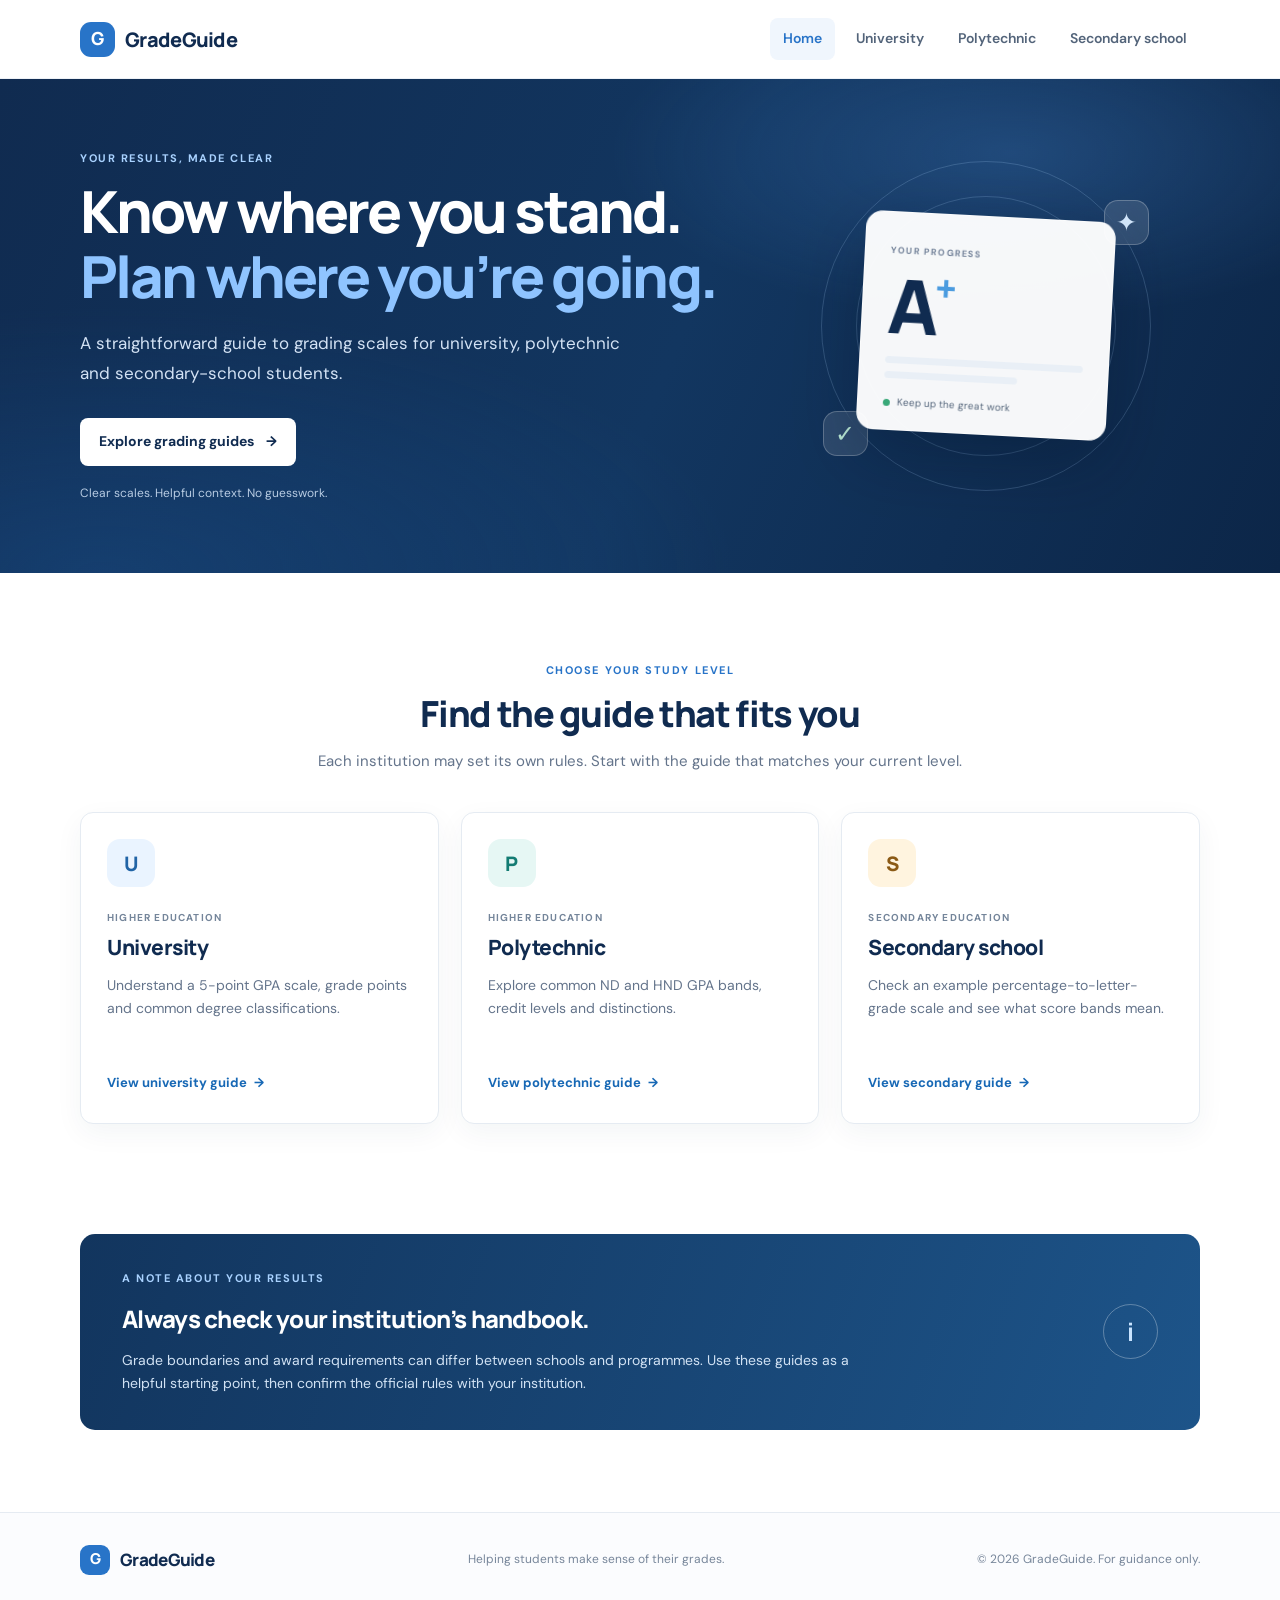
<file: index.html>
<!doctype html>
<html lang="en">
  <head>
    <meta charset="utf-8">
    <meta name="viewport" content="width=device-width, initial-scale=1">
    <meta name="description" content="A clear, student-friendly guide to university, polytechnic and secondary-school grading systems.">
    <title>GradeGuide | Understand your results</title>
    <link rel="stylesheet" href="style.css">
  </head>
  <body>
    <header class="site-header">
      <nav class="navigation container" aria-label="Main navigation">
        <a class="brand" href="index.html" aria-label="GradeGuide home"><span class="brand-mark">G</span>GradeGuide</a>
        <div class="nav-links">
          <a class="active" aria-current="page" href="index.html">Home</a>
          <a href="university.html">University</a>
          <a href="polytechnic.html">Polytechnic</a>
          <a href="secondary.html">Secondary school</a>
        </div>
      </nav>
    </header>

    <main>
      <section class="hero">
        <div class="container hero-content">
          <div class="hero-copy">
            <p class="eyebrow eyebrow-light">YOUR RESULTS, MADE CLEAR</p>
            <h1>Know where you stand.<br><span>Plan where you’re going.</span></h1>
            <p class="hero-description">A straightforward guide to grading scales for university, polytechnic and secondary-school students.</p>
            <a class="button button-light" href="#study-levels">Explore grading guides <span aria-hidden="true">→</span></a>
            <p class="hero-note">Clear scales. Helpful context. No guesswork.</p>
          </div>
          <div class="hero-art" aria-hidden="true">
            <div class="art-orbit orbit-one"></div>
            <div class="art-orbit orbit-two"></div>
            <div class="result-card">
              <span class="result-label">YOUR PROGRESS</span>
              <div class="result-score">A<span>+</span></div>
              <div class="result-line"></div>
              <div class="result-line short"></div>
              <div class="result-footer"><span class="result-dot"></span> Keep up the great work</div>
            </div>
            <div class="floating-mark mark-star">✦</div>
            <div class="floating-mark mark-check">✓</div>
          </div>
        </div>
      </section>

      <!-- <section class="trust-strip" aria-label="What you will find">
        <div class="container trust-items">
          <p><span class="trust-icon">✓</span> Easy-to-read grade scales</p>
          <p><span class="trust-icon">✓</span> GPA and classification guides</p>
          <p><span class="trust-icon">✓</span> Built for every screen</p>
        </div>
      </section> -->

      <section class="section container" id="study-levels">
        <div class="section-heading">
          <p class="eyebrow">CHOOSE YOUR STUDY LEVEL</p>
          <h2>Find the guide that fits you</h2>
          <p>Each institution may set its own rules. Start with the guide that matches your current level.</p>
        </div>
        <div class="category-grid">
          <article class="category-card">
            <div class="category-icon icon-university" aria-hidden="true">U</div>
            <p class="card-kicker">HIGHER EDUCATION</p>
            <h3>University</h3>
            <p>Understand a 5-point GPA scale, grade points and common degree classifications.</p>
            <a class="text-link" href="university.html">View university guide <span aria-hidden="true">→</span></a>
          </article>
          <article class="category-card">
            <div class="category-icon icon-polytechnic" aria-hidden="true">P</div>
            <p class="card-kicker">HIGHER EDUCATION</p>
            <h3>Polytechnic</h3>
            <p>Explore common ND and HND GPA bands, credit levels and distinctions.</p>
            <a class="text-link" href="polytechnic.html">View polytechnic guide <span aria-hidden="true">→</span></a>
          </article>
          <article class="category-card">
            <div class="category-icon icon-secondary" aria-hidden="true">S</div>
            <p class="card-kicker">SECONDARY EDUCATION</p>
            <h3>Secondary school</h3>
            <p>Check an example percentage-to-letter-grade scale and see what score bands mean.</p>
            <a class="text-link" href="secondary.html">View secondary guide <span aria-hidden="true">→</span></a>
          </article>
        </div>
      </section>

      <section class="callout-section">
        <div class="container callout">
          <div>
            <p class="eyebrow eyebrow-light">A NOTE ABOUT YOUR RESULTS</p>
            <h2>Always check your institution’s handbook.</h2>
            <p>Grade boundaries and award requirements can differ between schools and programmes. Use these guides as a helpful starting point, then confirm the official rules with your institution.</p>
          </div>
          <div class="callout-symbol" aria-hidden="true">i</div>
        </div>
      </section>
    </main>

    <footer class="site-footer">
      <div class="container footer-content">
        <a class="brand footer-brand" href="index.html"><span class="brand-mark">G</span>GradeGuide</a>
        <p>Helping students make sense of their grades.</p>
        <p class="copyright">© 2026 GradeGuide. For guidance only.</p>
      </div>
    </footer>
  </body>
</html>
</file>
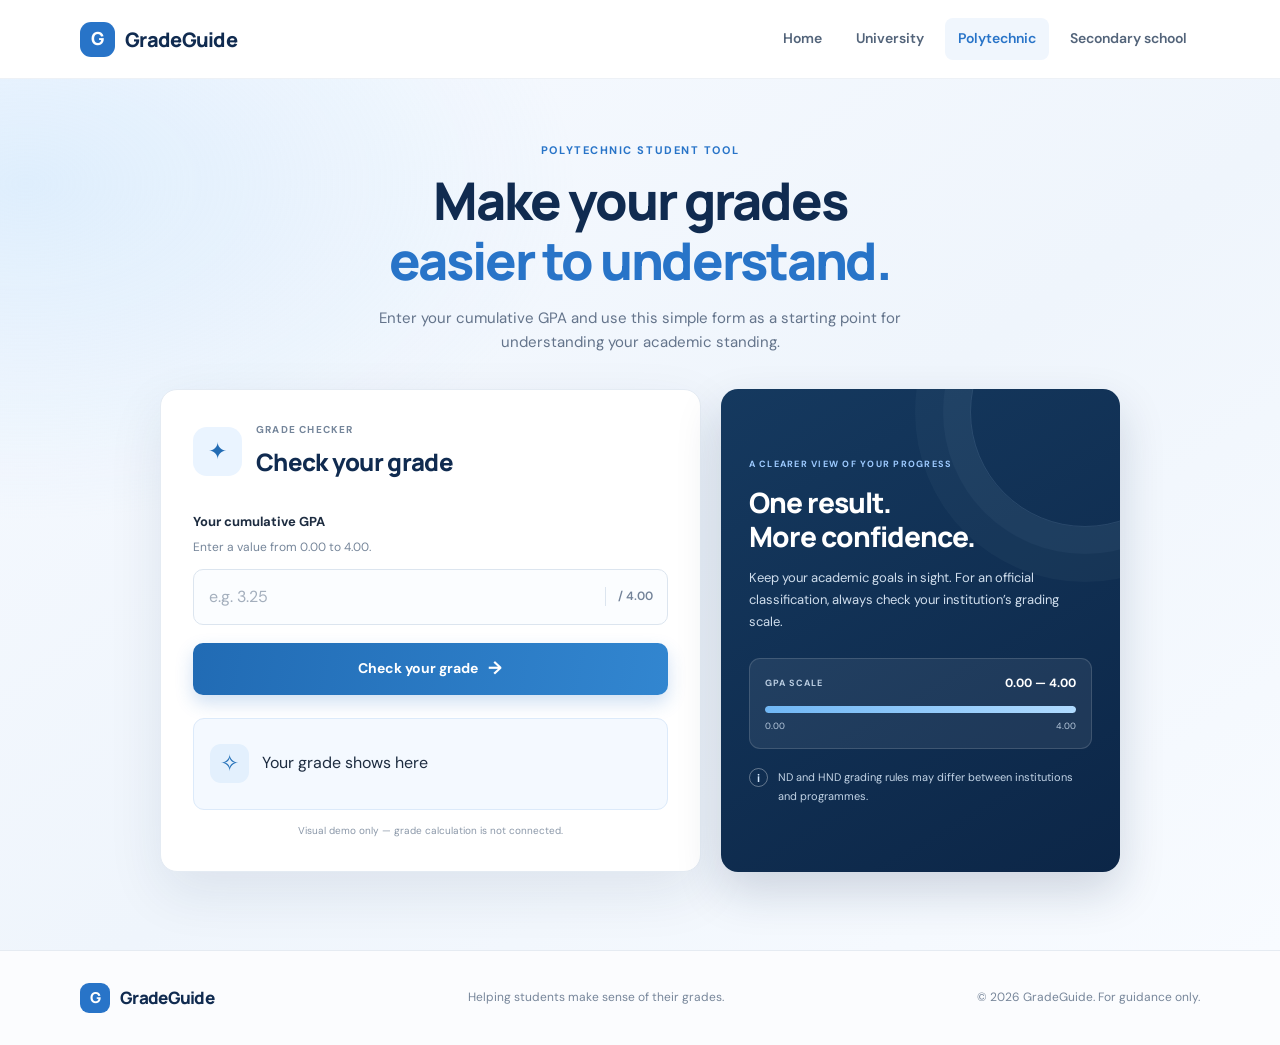
<file: polytechnic.html>
<!doctype html>
<html lang="en">
  <head>
    <meta charset="utf-8">
    <meta name="viewport" content="width=device-width, initial-scale=1">
    <meta name="description" content="A clean, student-friendly polytechnic grade checker form.">
    <title>Polytechnic grade checker | GradeGuide</title>
    <link rel="stylesheet" href="style.css">
  </head>
  <body>
    <header class="site-header">
      <nav class="navigation container" aria-label="Main navigation">
        <a class="brand" href="index.html" aria-label="GradeGuide home"><span class="brand-mark">G</span>GradeGuide</a>
        <div class="nav-links">
          <a href="index.html">Home</a>
          <a href="university.html">University</a>
          <a class="active" aria-current="page" href="polytechnic.html">Polytechnic</a>
          <a href="secondary.html">Secondary school</a>
        </div>
      </nav>
    </header>

    <main class="polytechnic-form-page">
      <section class="polytechnic-form-section container">
        <div class="polytechnic-intro">
          <p class="eyebrow">POLYTECHNIC STUDENT TOOL</p>
          <h1>Make your grades<br><span>easier to understand.</span></h1>
          <p>Enter your cumulative GPA and use this simple form as a starting point for understanding your academic standing.</p>
        </div>

        <div class="polytechnic-form-layout">
          <section class="polytechnic-form-card" aria-labelledby="checker-heading">
            <div class="checker-card-heading">
              <span class="checker-icon" aria-hidden="true">✦</span>
              <div>
                <p class="card-kicker">GRADE CHECKER</p>
                <h2 id="checker-heading">Check your grade</h2>
              </div>
            </div>

            <form class="grade-check-form">
              <label for="student-score">Your cumulative GPA</label>
              <p class="field-help" id="score-help">Enter a value from 0.00 to 4.00.</p>
              <div class="score-input-wrap">
                <input
                  id="student-score"
                  name="score"
                  type="number"
                  min="0"
                  max="4"
                  step="0.01"
                  inputmode="decimal"
                  placeholder="e.g. 3.25"
                  aria-describedby="score-help"
                >
                <span class="score-scale" aria-hidden="true">/ 4.00</span>
              </div>
              <button class="grade-check-button" type="button" onclick="show()">Check your grade <span aria-hidden="true">→</span></button>
            </form>

            <section class="grade-output" aria-labelledby="output-label">
              <span class="output-icon" aria-hidden="true">✧</span>
              <div id="display">
                Your grade shows here
              </div>
            </section>
            <p class="form-disclaimer">Visual demo only — grade calculation is not connected.</p>
          </section>

          <aside class="checker-aside">
            <div class="aside-orb" aria-hidden="true"></div>
            <p class="aside-kicker">A CLEARER VIEW OF YOUR PROGRESS</p>
            <h2>One result.<br>More confidence.</h2>
            <p>Keep your academic goals in sight. For an official classification, always check your institution’s grading scale.</p>
            <div class="scale-preview" aria-label="GPA scale from zero to four">
              <div class="scale-preview-heading"><span>GPA SCALE</span><strong>0.00 — 4.00</strong></div>
              <div class="scale-track" aria-hidden="true"><span></span></div>
              <div class="scale-labels" aria-hidden="true"><span>0.00</span><span>4.00</span></div>
            </div>
            <div class="aside-note"><span aria-hidden="true">i</span><p>ND and HND grading rules may differ between institutions and programmes.</p></div>
          </aside>
        </div>
      </section>
    </main>

    <footer class="site-footer">
      <div class="container footer-content">
        <a class="brand footer-brand" href="index.html"><span class="brand-mark">G</span>GradeGuide</a>
        <p>Helping students make sense of their grades.</p>
        <p class="copyright">© 2026 GradeGuide. For guidance only.</p>
      </div>
    </footer>


    <script>
         function show(){
            let welt = document.getElementById('student-score').value
            let displayArea = document.getElementById('display')

        if(welt==''){
            alert('input cannot be empty')
            return
        }
        // let overallScore = 5.0
        // let score = welt
        // console.log(score);
        
        if(welt.length>4 || welt>5.0){
            alert('invalid input')
              return
        }
         if(welt<0){
          alert('invalid input')
          return
        }
        if(welt<=2.00){
            displayArea.innerHTML = `<p>Fail</p>`
        }
      else if(welt<=2.49){
             displayArea.innerHTML = `<p>Third class</p>`
        }
        else if(welt<=2.99){
            displayArea.innerHTML = `<p>Second Classs lower</p>`
        }
        else if(welt<=3.49){
            displayArea.innerHTML = `<p>Second class upper</p>`
        }
          else if(welt<=4.00){
            displayArea.innerHTML = `<p>First class</p>`
        }
         }
    </script>
  </body>
</html>
</file>
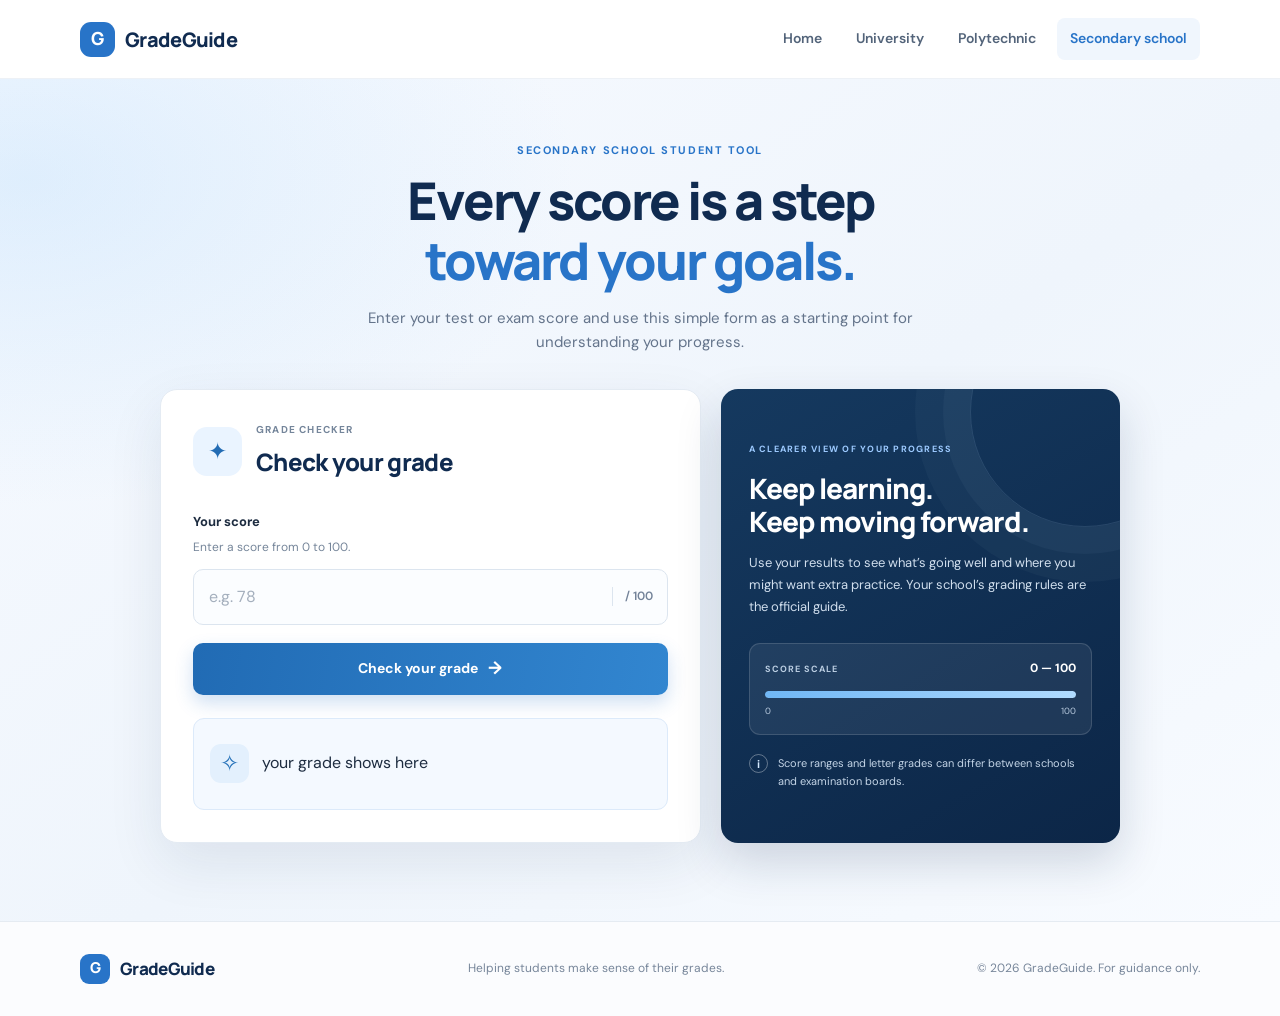
<file: secondary.html>
<!doctype html>
<html lang="en">
  <head>
    <meta charset="utf-8">
    <meta name="viewport" content="width=device-width, initial-scale=1">
    <meta name="description" content="A clean, student-friendly secondary-school grade checker form.">
    <title>Secondary school grade checker | GradeGuide</title>
    <link rel="stylesheet" href="style.css">
    <link rel="icon" type="image/png" href="Modern Grading System Logo.png">
  </head>
  <body>
    <header class="site-header">
      <nav class="navigation container" aria-label="Main navigation">
        <a class="brand" href="index.html" aria-label="GradeGuide home"><span class="brand-mark">G</span>GradeGuide</a>
        <div class="nav-links">
          <a href="index.html">Home</a>
          <a href="university.html">University</a>
          <a href="polytechnic.html">Polytechnic</a>
          <a class="active" aria-current="page" href="secondary.html">Secondary school</a>
        </div>
      </nav>
    </header>

    <main class="polytechnic-form-page">
      <section class="polytechnic-form-section container">
        <div class="polytechnic-intro">
          <p class="eyebrow">SECONDARY SCHOOL STUDENT TOOL</p>
          <h1>Every score is a step<br><span>toward your goals.</span></h1>
          <p>Enter your test or exam score and use this simple form as a starting point for understanding your progress.</p>
        </div>

        <div class="polytechnic-form-layout">
          <section class="polytechnic-form-card" aria-labelledby="checker-heading">
            <div class="checker-card-heading">
              <span class="checker-icon" aria-hidden="true">✦</span>
              <div>
                <p class="card-kicker">GRADE CHECKER</p>
                <h2 id="checker-heading">Check your grade</h2>
              </div>
            </div>

            <form class="grade-check-form">
              <label for="student-score">Your score</label>
              <p class="field-help" id="score-help">Enter a score from 0 to 100.</p>
              <div class="score-input-wrap">
                <input
                  id="student-score"
                  name="score"
                  type="number"
                  min="0"
                  max="100"
                  step="1"
                  inputmode="numeric"
                  placeholder="e.g. 78"
                  aria-describedby="score-help"
                >
                <span class="score-scale" aria-hidden="true">/ 100</span>
              </div>
              <button class="grade-check-button" type="button" onclick="show()">Check your grade <span aria-hidden="true">→</span></button>
            </form>

            <section class="grade-output" aria-labelledby="output-label">
              <span class="output-icon" aria-hidden="true">✧</span>
                   <div id="display">
                your grade shows here
              </div>
            </section>
            <!-- <p class="form-disclaimer">Visual demo only — grade calculation is not connected.</p> -->
          </section>

          <aside class="checker-aside">
            <div class="aside-orb" aria-hidden="true"></div>
            <p class="aside-kicker">A CLEARER VIEW OF YOUR PROGRESS</p>
            <h2>Keep learning.<br>Keep moving forward.</h2>
            <p>Use your results to see what’s going well and where you might want extra practice. Your school’s grading rules are the official guide.</p>
            <div class="scale-preview" aria-label="Score scale from zero to one hundred">
              <div class="scale-preview-heading"><span>SCORE SCALE</span><strong>0 — 100</strong></div>
              <div class="scale-track" aria-hidden="true"><span></span></div>
              <div class="scale-labels" aria-hidden="true"><span>0</span><span>100</span></div>
            </div>
            <div class="aside-note"><span aria-hidden="true">i</span><p>Score ranges and letter grades can differ between schools and examination boards.</p></div>
          </aside>
        </div>
      </section>
    </main>

    <footer class="site-footer">
      <div class="container footer-content">
        <a class="brand footer-brand" href="index.html"><span class="brand-mark">G</span>GradeGuide</a>
        <p>Helping students make sense of their grades.</p>
        <p class="copyright">© 2026 GradeGuide. For guidance only.</p>
      </div>
    </footer>



    <script>
         function show(){
            let welt = document.getElementById('student-score').value
            let displayArea = document.getElementById('display')

        if(welt==''){
            alert('input cannot be empty')
            return
        }
        
        if(welt.length>4 || welt>100){
            alert('invalid input')
              return
        }
         if(welt<0){
          alert('invalid input')
          return
        }
        if(welt <= 39){
            displayArea.innerHTML = `<p>Fail</p>`
        }
      else if(welt<=49){
             displayArea.innerHTML = `<p>Pass</p>`
        }
        else if(welt<=64){
            displayArea.innerHTML = `<p>Credit</p>`
        }
        else if(welt<=69){
            displayArea.innerHTML = `<p>Good</p>`
        }
            else if(welt<=74){
            displayArea.innerHTML = `<p>Very Good</p>`
        }
            else if(welt<=100){
            displayArea.innerHTML = `<p>Excellent</p>`
        }
         }
    </script>
  </body>
</html>
</file>
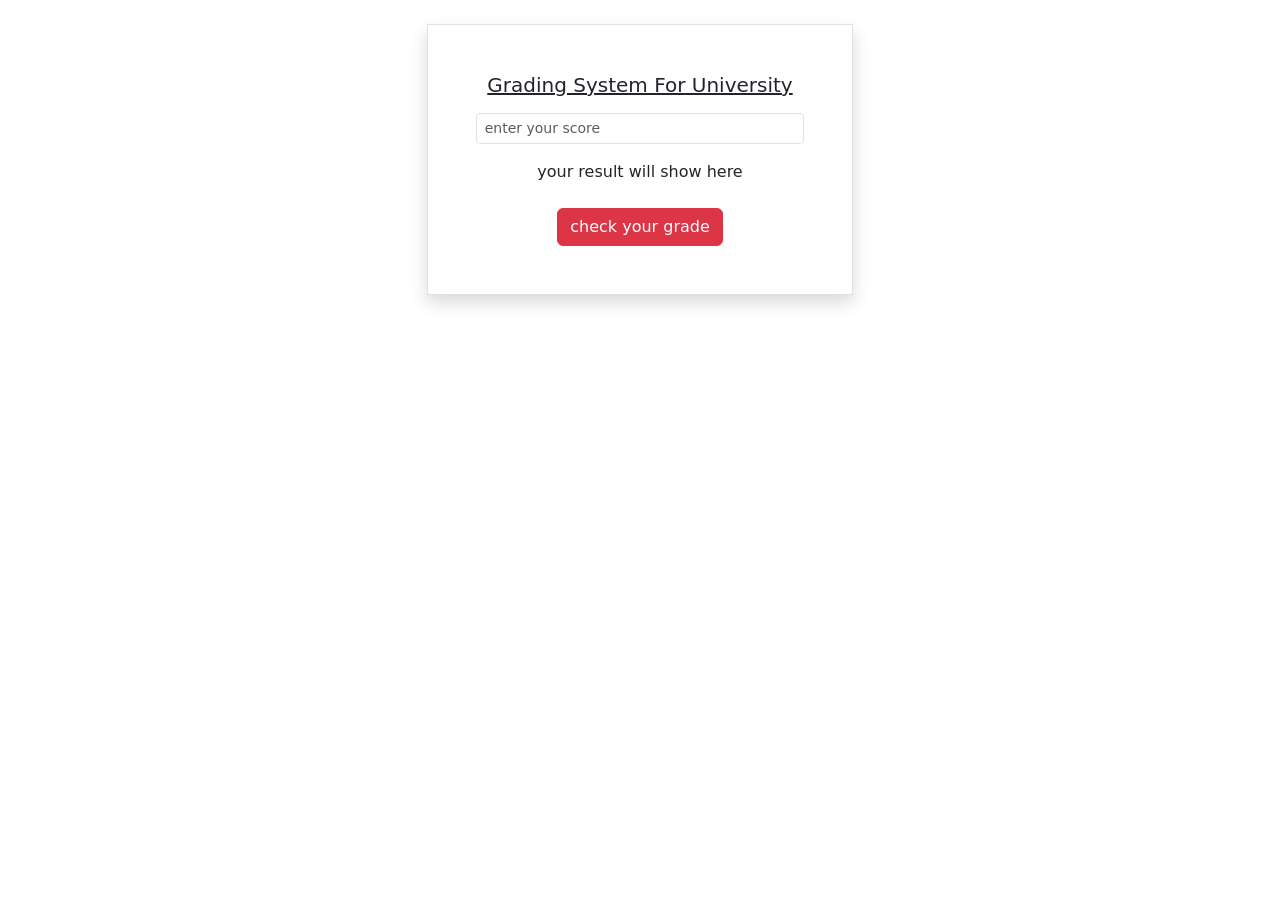
<file: uni.html>
<!doctype html>
<html lang="en">
  <head>
    <meta charset="utf-8">
    <meta name="viewport" content="width=device-width, initial-scale=1">
    <title>grading system for university</title>
    <link href="https://cdn.jsdelivr.net/npm/bootstrap@5.3.9/dist/css/bootstrap.min.css" rel="stylesheet" integrity="sha384-yEPZ7jP9S0QKiUQ0m3jjsO4ProIW7wvR9gXkI7JOGa2XVsw53Yke2bsdkBbjmmiX" crossorigin="anonymous">
  </head>
  <body>

    <div class="col-4 mt-4 col-lg-4 col-md-6 col-sm-6 mx-auto p-4 p-lg-5 border shadow">
      <h3 class="text-decoration-underline text-center mb-3 fs-5">Grading System For University</h3>
      <input class="form-control form-control-sm shadow-none" type="number"  id="input" placeholder="enter your score">
      <div class="text-center mt-3 fs-6" id="display"> your result will show here</div>
      <button class="btn mt-4 btn-danger d-block mx-auto" onclick="show()">check your grade</button>
    </div>
    
    
  </body>
</html>
</file>
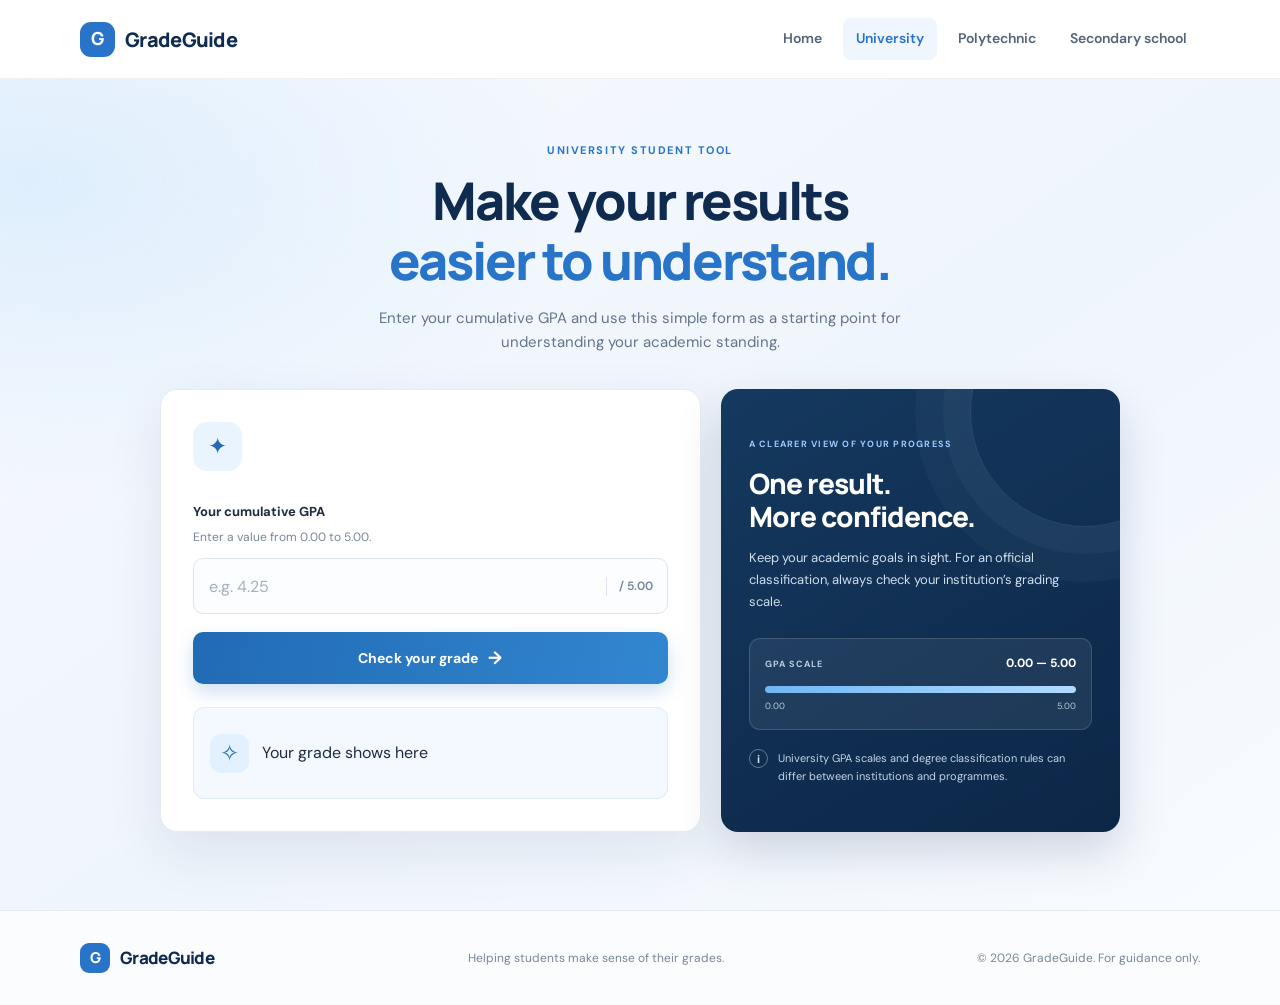
<file: university.html>
<!doctype html>
<html lang="en">
  <head>
    <meta charset="utf-8">
    <meta name="viewport" content="width=device-width, initial-scale=1">
    <meta name="description" content="A clean, student-friendly university grade checker form.">
    <title>University grade checker | GradeGuide</title>
    <link rel="stylesheet" href="style.css">
  </head>
  <body>
    <header class="site-header">
      <nav class="navigation container" aria-label="Main navigation">
        <a class="brand" href="index.html" aria-label="GradeGuide home"><span class="brand-mark">G</span>GradeGuide</a>
        <div class="nav-links">
          <a href="index.html">Home</a>
          <a class="active" aria-current="page" href="university.html">University</a>
          <a href="polytechnic.html">Polytechnic</a>
          <a href="secondary.html">Secondary school</a>
        </div>
      </nav>
    </header>

    <main class="polytechnic-form-page">
      <section class="polytechnic-form-section container">
        <div class="polytechnic-intro">
          <p class="eyebrow">UNIVERSITY STUDENT TOOL</p>
          <h1>Make your results<br><span>easier to understand.</span></h1>
          <p>Enter your cumulative GPA and use this simple form as a starting point for understanding your academic standing.</p>
        </div>

        <div class="polytechnic-form-layout">
          <section class="polytechnic-form-card" aria-labelledby="checker-heading">
            <div class="checker-card-heading">
              <span class="checker-icon" aria-hidden="true">✦</span>
              <div>
                <!-- <p class="card-kicker">GRADE CHECKER</p>
                <h2 id="checker-heading">Check your grade</h2> -->
              </div>
            </div>

            <form class="grade-check-form">
              <label for="student-score">Your cumulative GPA</label>
              <p class="field-help" id="score-help">Enter a value from 0.00 to 5.00.</p>
              <div class="score-input-wrap">
                <input
                  id="student-score"
                  name="score"
                  type="number"
                  min="0"
                  max="5"
                  step="0.01"
                  inputmode="decimal"
                  placeholder="e.g. 4.25"
                  aria-describedby="score-help"
                >
                <span class="score-scale" aria-hidden="true">/ 5.00</span>
              </div>
              <button class="grade-check-button" type="button" onclick="show()">Check your grade <span aria-hidden="true">→</span></button>
            </form>

            <section class="grade-output" aria-labelledby="output-label">
              <span class="output-icon" aria-hidden="true">✧</span>
              <div id="output-label">
                Your grade shows here
              </div>
            </section>
          </section>

          <aside class="checker-aside">
            <div class="aside-orb" aria-hidden="true"></div>
            <p class="aside-kicker">A CLEARER VIEW OF YOUR PROGRESS</p>
            <h2>One result.<br>More confidence.</h2>
            <p>Keep your academic goals in sight. For an official classification, always check your institution’s grading scale.</p>
            <div class="scale-preview" aria-label="GPA scale from zero to five">
              <div class="scale-preview-heading"><span>GPA SCALE</span><strong>0.00 — 5.00</strong></div>
              <div class="scale-track" aria-hidden="true"><span></span></div>
              <div class="scale-labels" aria-hidden="true"><span>0.00</span><span>5.00</span></div>
            </div>
            <div class="aside-note"><span aria-hidden="true">i</span><p>University GPA scales and degree classification rules can differ between institutions and programmes.</p></div>
          </aside> 
        </div>
      </section>
    </main>
    <footer class="site-footer">
      <div class="container footer-content">
        <a class="brand footer-brand" href="index.html"><span class="brand-mark">G</span>GradeGuide</a>
        <p>Helping students make sense of their grades.</p>
        <p class="copyright">© 2026 GradeGuide. For guidance only.</p>
      </div>
    </footer>
  </body>

  <script>
         function show(){
            let welt = document.getElementById('student-score').value
            let displayArea = document.getElementById('output-label')

        if(welt==''){
            alert('input cannot be empty')
            return
        }
        // let overallScore = 5.0
        // let score = welt
        // console.log(score);
        
        if(welt.length>4 || welt>5.0){
            alert('invalid input')
              return
        }

        if(welt<0){
          alert('invalid input')
          return
        }
        if(welt<=2.5){
            displayArea.innerHTML = `<p>Third Class</p>`
        }
      else if(welt<=3.5){
             displayArea.innerHTML = `<p>Second Classs Lower</p>`
        }
        else if(welt<=4.49){
            displayArea.innerHTML = `<p>Second Classs Upper</p>`
        }
        else if(welt<=5.0){
            displayArea.innerHTML = `<p>First class</p>`
        }
         }
    </script>
</html>
</file>
<file: style.css>
@import url('https://fonts.googleapis.com/css2?family=DM+Sans:wght@400;500;600;700&family=Manrope:wght@400;500;600;700;800&display=swap');

:root {
  color-scheme: light;
  --navy: #102b50;
  --navy-deep: #0a1e39;
  --blue: #2874c8;
  --blue-light: #eaf4ff;
  --ink: #1d2c40;
  --muted: #64748b;
  --line: #e5ebf2;
  --surface: #ffffff;
  --soft: #f5f8fc;
  --green: #16794a;
  --font-body: 'DM Sans', 'Segoe UI', sans-serif;
  --font-heading: 'Manrope', 'Segoe UI', sans-serif;
}

* {
  box-sizing: border-box;
}

html {
  scroll-behavior: smooth;
}

body {
  margin: 0;
  color: var(--ink);
  background: var(--surface);
  font-family: var(--font-body);
  font-size: 16px;
  line-height: 1.65;
  -webkit-font-smoothing: antialiased;
}

a {
  color: inherit;
}

a:focus-visible {
  outline: 3px solid #71b7ff;
  outline-offset: 4px;
  border-radius: 4px;
}

.container {
  width: min(1120px, calc(100% - 48px));
  margin-inline: auto;
}

.site-header {
  position: relative;
  z-index: 1;
  background: #fff;
  border-bottom: 1px solid #edf1f6;
}

.navigation {
  display: flex;
  min-height: 78px;
  align-items: center;
  justify-content: space-between;
  gap: 32px;
}

.brand {
  display: inline-flex;
  align-items: center;
  gap: 10px;
  color: var(--navy);
  font-family: var(--font-heading);
  font-size: 20px;
  font-weight: 800;
  letter-spacing: -0.7px;
  text-decoration: none;
  white-space: nowrap;
}

.brand-mark {
  display: grid;
  width: 35px;
  height: 35px;
  place-items: center;
  border-radius: 11px;
  color: white;
  background: var(--blue);
  font-size: 18px;
}

.nav-links {
  display: flex;
  align-items: center;
  gap: 8px;
}

.nav-links a {
  padding: 9px 13px;
  border-radius: 8px;
  color: #53647a;
  font-size: 14px;
  font-weight: 600;
  text-decoration: none;
  transition: color 180ms ease, background-color 180ms ease;
}

.nav-links a:hover,
.nav-links a.active {
  color: var(--blue);
  background: #f0f6fd;
}

.hero,
.page-hero {
  overflow: hidden;
  color: white;
  background:
    radial-gradient(ellipse at 79% 15%, rgb(76 142 218 / 27%), transparent 28%),
    radial-gradient(ellipse at 8% 100%, rgb(30 94 163 / 32%), transparent 38%),
    linear-gradient(112deg, #102b50 0%, #123660 53%, #0c2648 100%);
}

.hero-content {
  display: grid;
  min-height: 490px;
  grid-template-columns: 1.2fr 0.8fr;
  align-items: center;
  gap: 48px;
  padding-block: 70px;
}

.hero-copy {
  max-width: 650px;
}

.eyebrow {
  margin: 0 0 12px;
  color: var(--blue);
  font-size: 11px;
  font-weight: 700;
  letter-spacing: 1.55px;
}

.eyebrow-light {
  color: #a9d2ff;
}

h1,
h2,
h3,
p {
  margin-top: 0;
}

h1,
h2,
h3 {
  font-family: var(--font-heading);
}

.hero h1,
.page-hero h1 {
  margin-bottom: 20px;
  font-size: clamp(38px, 5vw, 58px);
  font-weight: 800;
  letter-spacing: -2.7px;
  line-height: 1.12;
}

.hero h1 span,
.page-hero h1 span {
  color: #8fc4ff;
}

.hero-description {
  max-width: 560px;
  margin-bottom: 29px;
  color: #d3e2f4;
  font-size: 17px;
  line-height: 1.75;
}

.button {
  display: inline-flex;
  min-height: 48px;
  align-items: center;
  justify-content: center;
  gap: 12px;
  padding: 12px 19px;
  border-radius: 8px;
  font-size: 14px;
  font-weight: 700;
  text-decoration: none;
  transition: transform 180ms ease, background-color 180ms ease;
}

.button:hover {
  transform: translateY(-2px);
}

.button-light {
  color: var(--navy);
  background: white;
}

.button-light:hover {
  background: #eaf4ff;
}

.hero-note {
  margin: 18px 0 0;
  color: #b7cbe2;
  font-size: 12px;
}

.hero-art {
  position: relative;
  display: grid;
  min-height: 320px;
  place-items: center;
}

.art-orbit {
  position: absolute;
  border: 1px solid rgb(177 215 255 / 20%);
  border-radius: 50%;
}

.orbit-one {
  width: 330px;
  height: 330px;
}

.orbit-two {
  width: 260px;
  height: 260px;
}

.result-card {
  position: relative;
  z-index: 1;
  width: 250px;
  padding: 23px 25px 19px;
  border: 1px solid rgb(255 255 255 / 35%);
  border-radius: 17px;
  background: rgb(255 255 255 / 96%);
  box-shadow: 0 24px 70px rgb(3 17 38 / 30%);
  color: var(--ink);
  transform: rotate(3deg);
  animation: card-float 5s ease-in-out infinite;
}

.result-label {
  color: #718198;
  font-size: 9px;
  font-weight: 700;
  letter-spacing: 1.2px;
}

.result-score {
  margin: 3px 0 9px;
  color: var(--navy);
  font-family: var(--font-heading);
  font-size: 75px;
  font-weight: 800;
  letter-spacing: -5px;
  line-height: 1.1;
}

.result-score span {
  color: #4a9bdf;
  font-size: 39px;
  vertical-align: top;
}

.result-line {
  width: 100%;
  height: 7px;
  margin: 8px 0;
  border-radius: 8px;
  background: #e9eff6;
}

.result-line.short {
  width: 67%;
  margin-bottom: 16px;
}

.result-footer {
  display: flex;
  align-items: center;
  gap: 7px;
  color: #53647a;
  font-size: 10px;
}

.result-dot {
  width: 7px;
  height: 7px;
  border-radius: 50%;
  background: #39a878;
}

.floating-mark {
  position: absolute;
  display: grid;
  width: 45px;
  height: 45px;
  place-items: center;
  border: 1px solid rgb(255 255 255 / 24%);
  border-radius: 14px;
  background: rgb(255 255 255 / 12%);
  color: #d5eaff;
  backdrop-filter: blur(8px);
}

.mark-star {
  top: 34px;
  right: 12%;
  font-size: 25px;
}

.mark-check {
  bottom: 30px;
  left: 12%;
  color: #bcebd7;
  font-size: 24px;
}

.trust-strip {
  border-bottom: 1px solid var(--line);
  background: #fff;
}

.trust-items {
  display: flex;
  min-height: 74px;
  align-items: center;
  justify-content: space-between;
  gap: 22px;
}

.trust-items p {
  display: flex;
  align-items: center;
  gap: 9px;
  margin: 0;
  color: #52647a;
  font-size: 13px;
  font-weight: 600;
}

.trust-icon {
  display: grid;
  width: 22px;
  height: 22px;
  place-items: center;
  border-radius: 50%;
  color: #188154;
  background: #e6f6ee;
  font-size: 12px;
  font-weight: 700;
}

.section {
  padding-block: 88px;
}

.section-heading {
  max-width: 670px;
  margin: 0 auto 38px;
  text-align: center;
}

.section-heading h2 {
  margin-bottom: 13px;
  color: var(--navy);
  font-size: clamp(27px, 3.2vw, 36px);
  font-weight: 800;
  letter-spacing: -1.35px;
  line-height: 1.25;
}

.section-heading > p:last-child {
  margin-bottom: 0;
  color: var(--muted);
  font-size: 15px;
}

.section-heading-left {
  max-width: 740px;
  margin-right: auto;
  margin-left: 0;
  text-align: left;
}

.category-grid,
.info-grid {
  display: grid;
  grid-template-columns: repeat(3, minmax(0, 1fr));
  gap: 22px;
}

.category-card,
.info-card {
  border: 1px solid var(--line);
  border-radius: 13px;
  background: #fff;
  box-shadow: 0 9px 28px rgb(24 52 85 / 5%);
}

.category-card {
  padding: 26px 26px 27px;
  transition: transform 180ms ease, box-shadow 180ms ease, border-color 180ms ease;
}

.category-card:hover {
  transform: translateY(-5px);
  border-color: #c9def3;
  box-shadow: 0 16px 35px rgb(24 52 85 / 10%);
}

.category-icon {
  display: grid;
  width: 48px;
  height: 48px;
  margin-bottom: 23px;
  place-items: center;
  border-radius: 13px;
  font-family: var(--font-heading);
  font-size: 20px;
  font-weight: 800;
}

.icon-university {
  color: #2164a6;
  background: #eaf4ff;
}

.icon-polytechnic {
  color: #147c73;
  background: #e6f7f4;
}

.icon-secondary {
  color: #8b5a15;
  background: #fff4df;
}

.card-kicker {
  margin-bottom: 7px;
  color: #8190a3;
  font-size: 10px;
  font-weight: 700;
  letter-spacing: 1.1px;
}

.category-card h3 {
  margin-bottom: 10px;
  color: var(--navy);
  font-size: 21px;
  font-weight: 800;
  letter-spacing: -0.5px;
}

.category-card > p:not(.card-kicker) {
  min-height: 76px;
  margin-bottom: 19px;
  color: var(--muted);
  font-size: 14px;
}

.text-link {
  color: #1768b5;
  font-size: 13px;
  font-weight: 700;
  text-decoration: none;
}

.text-link span {
  display: inline-block;
  margin-left: 4px;
  transition: transform 180ms ease;
}

.text-link:hover span {
  transform: translateX(4px);
}

.callout-section {
  padding-block: 22px 82px;
}

.callout {
  display: flex;
  align-items: center;
  justify-content: space-between;
  gap: 38px;
  padding: 35px 42px;
  border-radius: 15px;
  color: white;
  background: linear-gradient(110deg, #12355e, #1d5489);
}

.callout > div:first-child {
  max-width: 760px;
}

.callout h2 {
  margin-bottom: 10px;
  font-size: 24px;
  font-weight: 800;
  letter-spacing: -0.7px;
}

.callout p:last-child {
  margin-bottom: 0;
  color: #d1e2f4;
  font-size: 14px;
}

.callout-symbol {
  display: grid;
  width: 55px;
  height: 55px;
  flex: 0 0 auto;
  place-items: center;
  border: 1px solid rgb(255 255 255 / 30%);
  border-radius: 50%;
  color: #c9e4ff;
  font-family: var(--font-heading);
  font-size: 25px;
  font-weight: 700;
}

.page-hero-content {
  display: flex;
  min-height: 320px;
  align-items: center;
  justify-content: space-between;
  gap: 36px;
  padding-block: 55px;
}

.page-hero-content > div:first-child {
  max-width: 720px;
}

.page-hero h1 {
  margin-bottom: 15px;
  font-size: clamp(36px, 4.7vw, 52px);
}

.page-hero .hero-description {
  max-width: 600px;
  margin-bottom: 0;
  font-size: 16px;
}

.page-hero-badge {
  display: flex;
  width: 150px;
  height: 150px;
  flex: 0 0 auto;
  flex-direction: column;
  align-items: center;
  justify-content: center;
  border: 1px solid rgb(255 255 255 / 25%);
  border-radius: 50%;
  background: rgb(255 255 255 / 8%);
  box-shadow: 0 0 0 15px rgb(255 255 255 / 3%);
}

.page-hero-badge span {
  font-family: var(--font-heading);
  font-size: 43px;
  font-weight: 800;
  line-height: 1.1;
}

.page-hero-badge small {
  margin-top: 7px;
  color: #c6ddf7;
  font-size: 9px;
  font-weight: 700;
  letter-spacing: 1.2px;
}

.info-grid {
  gap: 18px;
}

.info-card {
  position: relative;
  min-height: 190px;
  padding: 26px 24px;
}

.info-number {
  display: inline-block;
  margin-bottom: 17px;
  color: #4386c8;
  font-family: var(--font-heading);
  font-size: 12px;
  font-weight: 800;
  letter-spacing: 1px;
}

.info-card h3 {
  margin-bottom: 8px;
  color: var(--navy);
  font-size: 17px;
  font-weight: 800;
}

.info-card p {
  margin-bottom: 0;
  color: var(--muted);
  font-size: 13px;
}

.section-tinted {
  background: var(--soft);
}

.polytechnic-form-page {
  min-height: calc(100vh - 172px);
  overflow: hidden;
  background:
    radial-gradient(ellipse at 2% 12%, rgb(181 218 250 / 36%), transparent 31%),
    linear-gradient(145deg, #f7faff 0%, #eff5fc 54%, #f8fbff 100%);
}

.polytechnic-form-section {
  padding-block: 62px 78px;
}

.polytechnic-intro {
  max-width: 710px;
  margin: 0 auto 34px;
  text-align: center;
}

.polytechnic-intro h1 {
  margin-bottom: 15px;
  color: var(--navy);
  font-size: clamp(36px, 5vw, 52px);
  font-weight: 800;
  letter-spacing: -2px;
  line-height: 1.15;
}

.polytechnic-intro h1 span {
  color: var(--blue);
}

.polytechnic-intro > p:last-child {
  max-width: 580px;
  margin: 0 auto;
  color: var(--muted);
  font-size: 15px;
}

.polytechnic-form-layout {
  display: grid;
  max-width: 960px;
  grid-template-columns: minmax(0, 1.15fr) minmax(260px, 0.85fr);
  align-items: stretch;
  gap: 20px;
  margin-inline: auto;
}

.polytechnic-form-card {
  padding: 32px;
  border: 1px solid #e4ebf3;
  border-radius: 17px;
  background: #fff;
  box-shadow: 0 20px 55px rgb(20 49 82 / 9%);
}

.checker-card-heading {
  display: flex;
  align-items: center;
  gap: 14px;
  margin-bottom: 30px;
}

.checker-icon {
  display: grid;
  width: 49px;
  height: 49px;
  flex: 0 0 auto;
  place-items: center;
  border-radius: 14px;
  color: #236cb4;
  background: #eaf4ff;
  font-size: 23px;
}

.card-kicker {
  margin: 0 0 3px;
  color: #74859a;
  font-size: 10px;
  font-weight: 700;
  letter-spacing: 1.2px;
}

.checker-card-heading h2 {
  margin: 0;
  color: var(--navy);
  font-size: 24px;
  font-weight: 800;
  letter-spacing: -0.7px;
}

.grade-check-form label {
  display: block;
  margin-bottom: 5px;
  color: var(--ink);
  font-size: 13px;
  font-weight: 700;
}

.field-help {
  margin-bottom: 11px;
  color: #76869a;
  font-size: 12px;
}

.score-input-wrap {
  display: flex;
  min-height: 56px;
  align-items: center;
  border: 1px solid #dce5ef;
  border-radius: 10px;
  background: #fbfdff;
  transition: border-color 180ms ease, box-shadow 180ms ease, background-color 180ms ease;
}

.score-input-wrap:focus-within {
  border-color: #4389cc;
  background: #fff;
  box-shadow: 0 0 0 4px rgb(67 137 204 / 13%);
}

.score-input-wrap input {
  width: 100%;
  min-width: 0;
  height: 54px;
  padding: 0 15px;
  border: 0;
  outline: 0;
  border-radius: 10px;
  color: var(--navy);
  background: transparent;
  font: inherit;
  font-size: 16px;
}

.score-input-wrap input::placeholder {
  color: #a4afbd;
}

.score-scale {
  flex: 0 0 auto;
  margin-right: 14px;
  padding-left: 12px;
  border-left: 1px solid #dce5ef;
  color: #738399;
  font-size: 12px;
  font-weight: 600;
}

.grade-check-button {
  display: flex;
  width: 100%;
  min-height: 52px;
  align-items: center;
  justify-content: center;
  gap: 10px;
  margin-top: 18px;
  border: 0;
  border-radius: 10px;
  color: #fff;
  background: linear-gradient(100deg, #216bb4, #3286d0);
  box-shadow: 0 8px 18px rgb(40 116 200 / 22%);
  cursor: pointer;
  font: inherit;
  font-size: 14px;
  font-weight: 700;
  transition: transform 180ms ease, box-shadow 180ms ease, filter 180ms ease;
}

.grade-check-button:hover {
  transform: translateY(-2px);
  filter: saturate(1.12);
  box-shadow: 0 12px 22px rgb(40 116 200 / 29%);
}

.grade-check-button:focus-visible {
  outline: 3px solid #79baff;
  outline-offset: 3px;
}

.grade-check-button span {
  font-size: 18px;
  transition: transform 180ms ease;
}

.grade-check-button:hover span {
  transform: translateX(3px);
}

.grade-output {
  display: flex;
  min-height: 92px;
  align-items: center;
  gap: 13px;
  margin-top: 23px;
  padding: 16px;
  border: 1px solid #dceafa;
  border-radius: 11px;
  background: #f4f9ff;
}

.output-icon {
  display: grid;
  width: 39px;
  height: 39px;
  flex: 0 0 auto;
  place-items: center;
  border-radius: 11px;
  color: #2672b9;
  background: #e3f0fd;
  font-size: 23px;
}

.output-label {
  margin: 0 0 2px;
  color: #74869c;
  font-size: 9px;
  font-weight: 700;
  letter-spacing: 1.1px;
}

.output-message {
  margin: 0;
  color: var(--navy);
  font-size: 14px;
  font-weight: 700;
}

.output-help {
  margin: 2px 0 0;
  color: #718198;
  font-size: 11px;
}

.form-disclaimer {
  margin: 13px 0 0;
  color: #8a97a8;
  font-size: 10px;
  text-align: center;
}

.checker-aside {
  position: relative;
  display: flex;
  overflow: hidden;
  min-height: 100%;
  flex-direction: column;
  justify-content: center;
  padding: 32px 28px;
  border-radius: 17px;
  color: #fff;
  background: linear-gradient(150deg, #15395f 0%, #0c2647 100%);
  box-shadow: 0 20px 45px rgb(16 43 80 / 17%);
}

.aside-orb {
  position: absolute;
  top: -92px;
  right: -80px;
  width: 230px;
  height: 230px;
  border: 1px solid rgb(202 228 255 / 13%);
  border-radius: 50%;
  box-shadow: 0 0 0 27px rgb(202 228 255 / 4%), 0 0 0 55px rgb(202 228 255 / 3%);
}

.aside-kicker {
  position: relative;
  margin-bottom: 15px;
  color: #9dcaff;
  font-size: 9px;
  font-weight: 700;
  letter-spacing: 1.25px;
}

.checker-aside h2 {
  position: relative;
  margin-bottom: 13px;
  font-size: 28px;
  font-weight: 800;
  letter-spacing: -1px;
  line-height: 1.2;
}

.checker-aside > p:not(.aside-kicker) {
  position: relative;
  margin-bottom: 25px;
  color: #d0deed;
  font-size: 13px;
  line-height: 1.7;
}

.scale-preview {
  position: relative;
  padding: 15px;
  border: 1px solid rgb(255 255 255 / 14%);
  border-radius: 11px;
  background: rgb(255 255 255 / 7%);
}

.scale-preview-heading,
.scale-labels {
  display: flex;
  align-items: center;
  justify-content: space-between;
}

.scale-preview-heading {
  margin-bottom: 12px;
}

.scale-preview-heading span {
  color: #bbcee2;
  font-size: 9px;
  font-weight: 700;
  letter-spacing: 1px;
}

.scale-preview-heading strong {
  color: #fff;
  font-size: 12px;
}

.scale-track {
  height: 7px;
  overflow: hidden;
  border-radius: 8px;
  background: rgb(255 255 255 / 17%);
}

.scale-track span {
  display: block;
  width: 100%;
  height: 100%;
  border-radius: inherit;
  background: linear-gradient(90deg, #70b7f5, #b0dbff);
}

.scale-labels {
  margin-top: 6px;
  color: #b7c9dd;
  font-size: 9px;
}

.aside-note {
  display: flex;
  align-items: flex-start;
  gap: 10px;
  margin-top: 19px;
}

.aside-note > span {
  display: grid;
  width: 19px;
  height: 19px;
  flex: 0 0 auto;
  place-items: center;
  border: 1px solid rgb(255 255 255 / 35%);
  border-radius: 50%;
  color: #d6eaff;
  font-size: 11px;
  font-weight: 700;
}

.aside-note p {
  margin: 0;
  color: #c3d4e6;
  font-size: 11px;
}

.table-wrap {
  overflow-x: auto;
  border: 1px solid var(--line);
  border-radius: 12px;
  background: #fff;
  box-shadow: 0 8px 25px rgb(24 52 85 / 4%);
}

table {
  width: 100%;
  border-collapse: collapse;
  text-align: left;
}

th,
td {
  padding: 16px 20px;
  border-bottom: 1px solid #edf1f6;
  font-size: 13px;
}

th {
  color: #62728a;
  background: #f9fbfd;
  font-size: 10px;
  font-weight: 700;
  letter-spacing: 0.8px;
  text-transform: uppercase;
}

td {
  color: #4b5c72;
}

td:first-child {
  color: var(--ink);
  font-weight: 600;
}

tbody tr:last-child td {
  border-bottom: 0;
}

.grade-label {
  display: inline-block;
  padding: 4px 9px;
  border-radius: 6px;
  font-size: 11px;
  font-weight: 700;
  white-space: nowrap;
}

.grade-excellent {
  color: #176b44;
  background: #e7f6ed;
}

.grade-good {
  color: #245c9e;
  background: #e9f2fc;
}

.grade-pass {
  color: #8a641c;
  background: #fff5dd;
}

.grade-neutral {
  color: #64748b;
  background: #eef1f5;
}

.table-note {
  display: flex;
  align-items: flex-start;
  gap: 9px;
  margin: 17px 0 0;
  color: #6b7b90;
  font-size: 12px;
}

.table-note span {
  color: #4283c2;
}

.tip-panel {
  display: flex;
  align-items: flex-start;
  gap: 19px;
  padding: 27px 29px;
  border: 1px solid #dceaf8;
  border-radius: 12px;
  background: #f4f9ff;
}

.tip-icon {
  display: grid;
  width: 40px;
  height: 40px;
  flex: 0 0 auto;
  place-items: center;
  border-radius: 10px;
  color: #226bb0;
  background: #dfedfb;
}

.tip-panel h2 {
  margin-bottom: 6px;
  color: var(--navy);
  font-size: 17px;
  font-weight: 800;
}

.tip-panel p {
  margin-bottom: 0;
  color: var(--muted);
  font-size: 13px;
}

.back-link-wrap {
  margin-top: 30px;
}

.two-column {
  display: grid;
  grid-template-columns: 0.9fr 1.1fr;
  align-items: center;
  gap: 70px;
}

.two-column .section-heading {
  margin-bottom: 0;
}

.check-list {
  display: grid;
  gap: 22px;
  margin: 0;
  padding: 0;
  list-style: none;
}

.check-list li {
  display: flex;
  align-items: flex-start;
  gap: 13px;
}

.check-list li > span {
  display: grid;
  width: 25px;
  height: 25px;
  flex: 0 0 auto;
  place-items: center;
  border-radius: 50%;
  color: #168052;
  background: #e2f4eb;
  font-size: 12px;
  font-weight: 700;
}

.check-list strong {
  color: var(--navy);
  font-size: 14px;
}

.check-list p {
  margin: 3px 0 0;
  color: var(--muted);
  font-size: 13px;
}

.site-footer {
  border-top: 1px solid var(--line);
  background: #fbfcfe;
}

.footer-content {
  display: flex;
  min-height: 94px;
  align-items: center;
  justify-content: space-between;
  gap: 22px;
}

.footer-brand {
  font-size: 17px;
}

.footer-brand .brand-mark {
  width: 30px;
  height: 30px;
  border-radius: 9px;
  font-size: 15px;
}

.footer-content p {
  margin: 0;
  color: #77869a;
  font-size: 12px;
}

.copyright {
  text-align: right;
}

@keyframes card-float {
  0%,
  100% {
    transform: translateY(0) rotate(3deg);
  }
  50% {
    transform: translateY(-8px) rotate(3deg);
  }
}

@media (max-width: 800px) {
  .container {
    width: min(100% - 40px, 680px);
  }

  .navigation {
    min-height: 72px;
    flex-wrap: wrap;
    justify-content: center;
    gap: 0 24px;
    padding-block: 13px;
  }

  .nav-links {
    justify-content: center;
    flex-wrap: wrap;
  }

  .nav-links a {
    padding: 8px 10px;
    font-size: 13px;
  }

  .hero-content {
    min-height: 0;
    grid-template-columns: 1fr 0.75fr;
    gap: 12px;
    padding-block: 60px;
  }

  .hero h1 {
    font-size: clamp(36px, 6vw, 48px);
  }

  .hero-art {
    min-height: 280px;
    transform: scale(0.86);
  }

  .trust-items {
    flex-wrap: wrap;
    justify-content: center;
    padding-block: 18px;
  }

  .category-grid,
  .info-grid {
    grid-template-columns: repeat(2, minmax(0, 1fr));
  }

  .category-card:last-child,
  .info-card:last-child {
    grid-column: 1 / -1;
  }

  .category-card > p:not(.card-kicker) {
    min-height: auto;
  }

  .two-column {
    grid-template-columns: 1fr;
    gap: 32px;
  }

  .footer-content {
    flex-wrap: wrap;
    justify-content: center;
    padding-block: 22px;
    text-align: center;
  }

  .copyright {
    width: 100%;
    text-align: center;
  }
}

@media (max-width: 700px) {
  .polytechnic-form-layout {
    max-width: 540px;
    grid-template-columns: 1fr;
  }

  .checker-aside {
    min-height: 300px;
  }
}

@media (max-width: 560px) {
  .container {
    width: calc(100% - 36px);
  }

  .navigation {
    gap: 7px;
  }

  .brand {
    font-size: 19px;
  }

  .nav-links {
    width: 100%;
    gap: 2px;
  }

  .nav-links a {
    padding: 7px 8px;
    font-size: 12px;
  }

  .hero-content {
    display: block;
    padding-block: 56px 33px;
  }

  .hero h1,
  .page-hero h1 {
    font-size: 39px;
    letter-spacing: -1.9px;
  }

  .hero-description {
    font-size: 15px;
  }

  .hero-art {
    min-height: 265px;
    margin-top: 10px;
    transform: scale(0.84);
  }

  .trust-items {
    align-items: flex-start;
    flex-direction: column;
    gap: 10px;
    padding-block: 18px;
  }

  .trust-items p {
    font-size: 12px;
  }

  .section {
    padding-block: 63px;
  }

  .section-heading {
    margin-bottom: 27px;
  }

  .section-heading h2 {
    font-size: 28px;
  }

  .category-grid,
  .info-grid {
    grid-template-columns: 1fr;
    gap: 14px;
  }

  .category-card:last-child,
  .info-card:last-child {
    grid-column: auto;
  }

  .category-card {
    padding: 22px;
  }

  .category-icon {
    margin-bottom: 17px;
  }

  .callout-section {
    padding-block: 0 58px;
  }

  .callout {
    align-items: flex-start;
    padding: 25px 22px;
  }

  .callout h2 {
    font-size: 21px;
  }

  .callout-symbol {
    width: 40px;
    height: 40px;
    font-size: 19px;
  }

  .page-hero-content {
    min-height: 0;
    align-items: flex-start;
    padding-block: 48px;
  }

  .page-hero-badge {
    width: 80px;
    height: 80px;
    margin-top: 13px;
  }

  .page-hero-badge span {
    font-size: 24px;
  }

  .page-hero-badge small {
    font-size: 6px;
    letter-spacing: 0.6px;
  }

  .polytechnic-form-section {
    padding-block: 43px 55px;
  }

  .polytechnic-intro {
    margin-bottom: 26px;
  }

  .polytechnic-intro h1 {
    font-size: 36px;
    letter-spacing: -1.5px;
  }

  .polytechnic-intro > p:last-child {
    font-size: 13px;
  }

  .polytechnic-form-card {
    padding: 23px 19px;
  }

  .checker-aside {
    min-height: 0;
    padding: 26px 23px;
  }

  th,
  td {
    padding: 13px 14px;
    font-size: 12px;
  }

  .grade-label {
    white-space: normal;
  }

  .tip-panel {
    gap: 13px;
    padding: 21px 18px;
  }

  .footer-content {
    flex-direction: column;
    gap: 9px;
  }
}

@media (prefers-reduced-motion: reduce) {
  *,
  *::before,
  *::after {
    scroll-behavior: auto !important;
    animation-duration: 0.01ms !important;
    animation-iteration-count: 1 !important;
    transition-duration: 0.01ms !important;
  }
}
</file>
